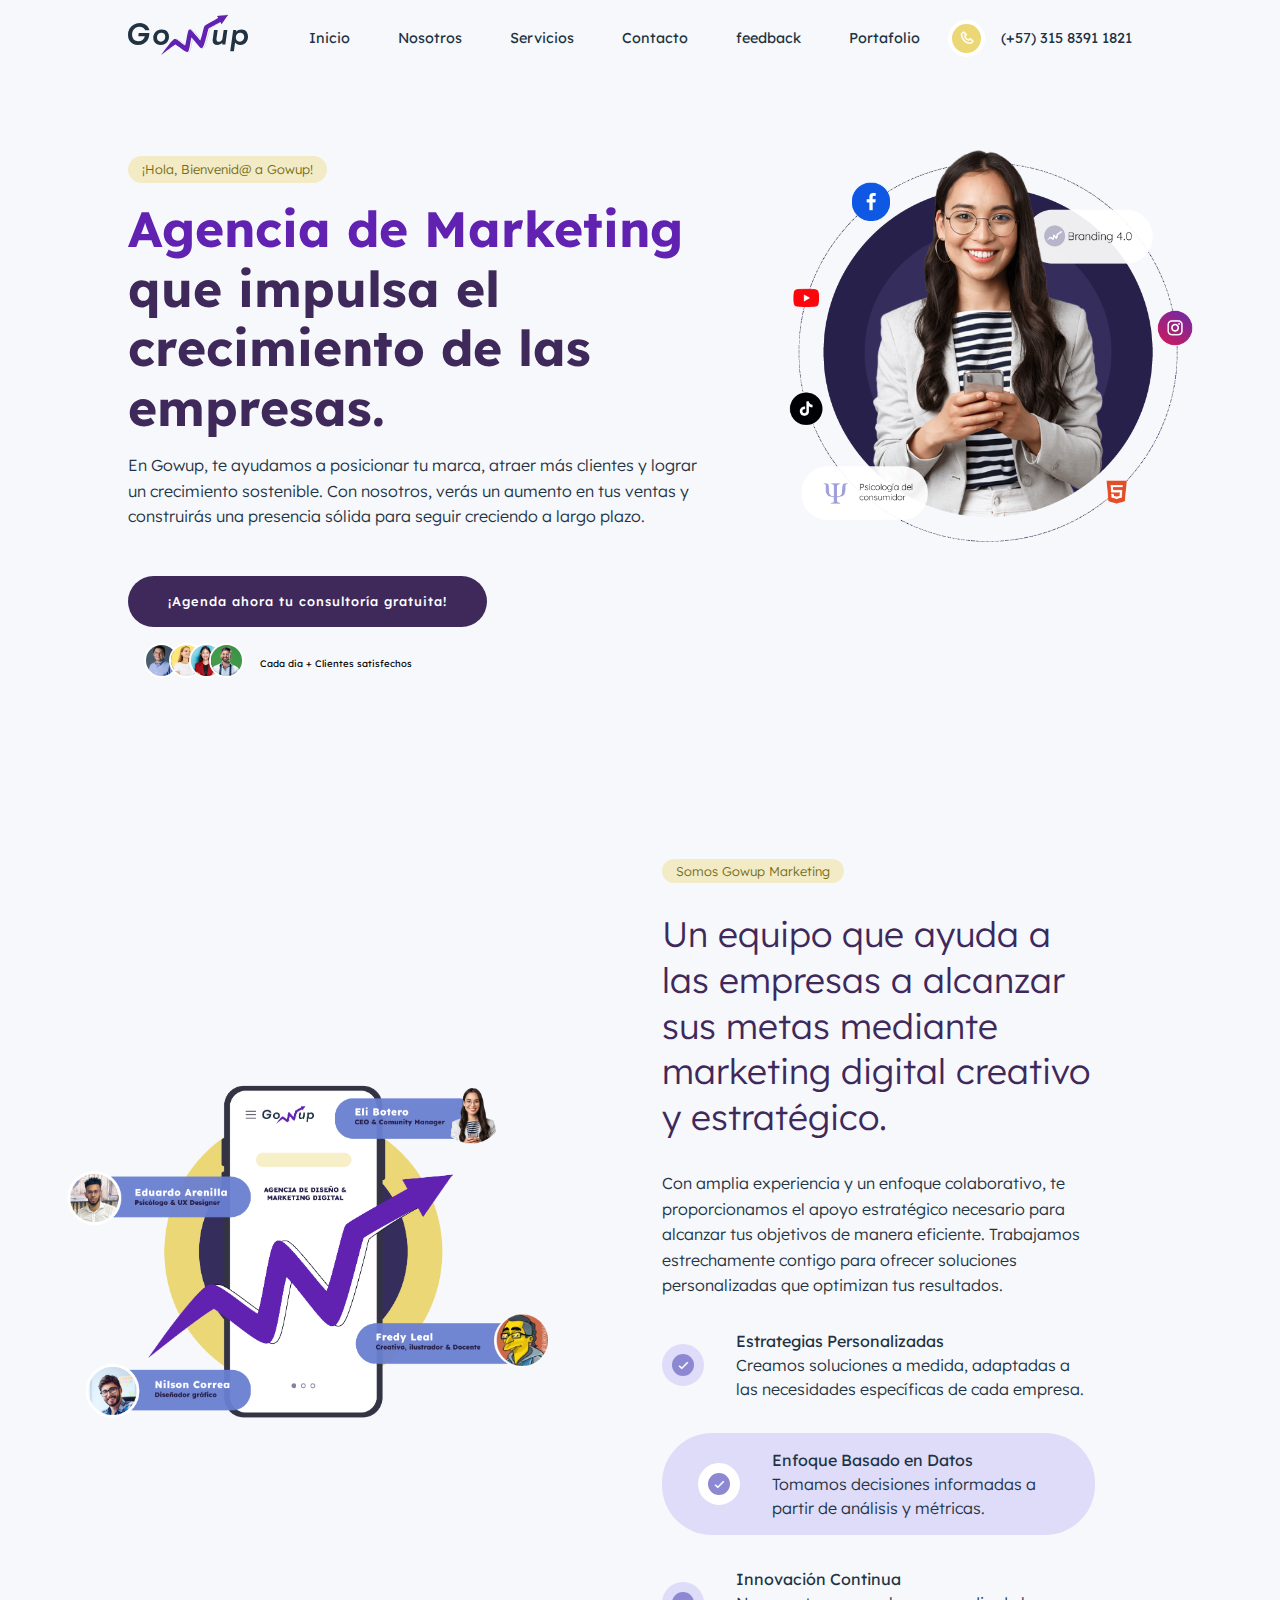
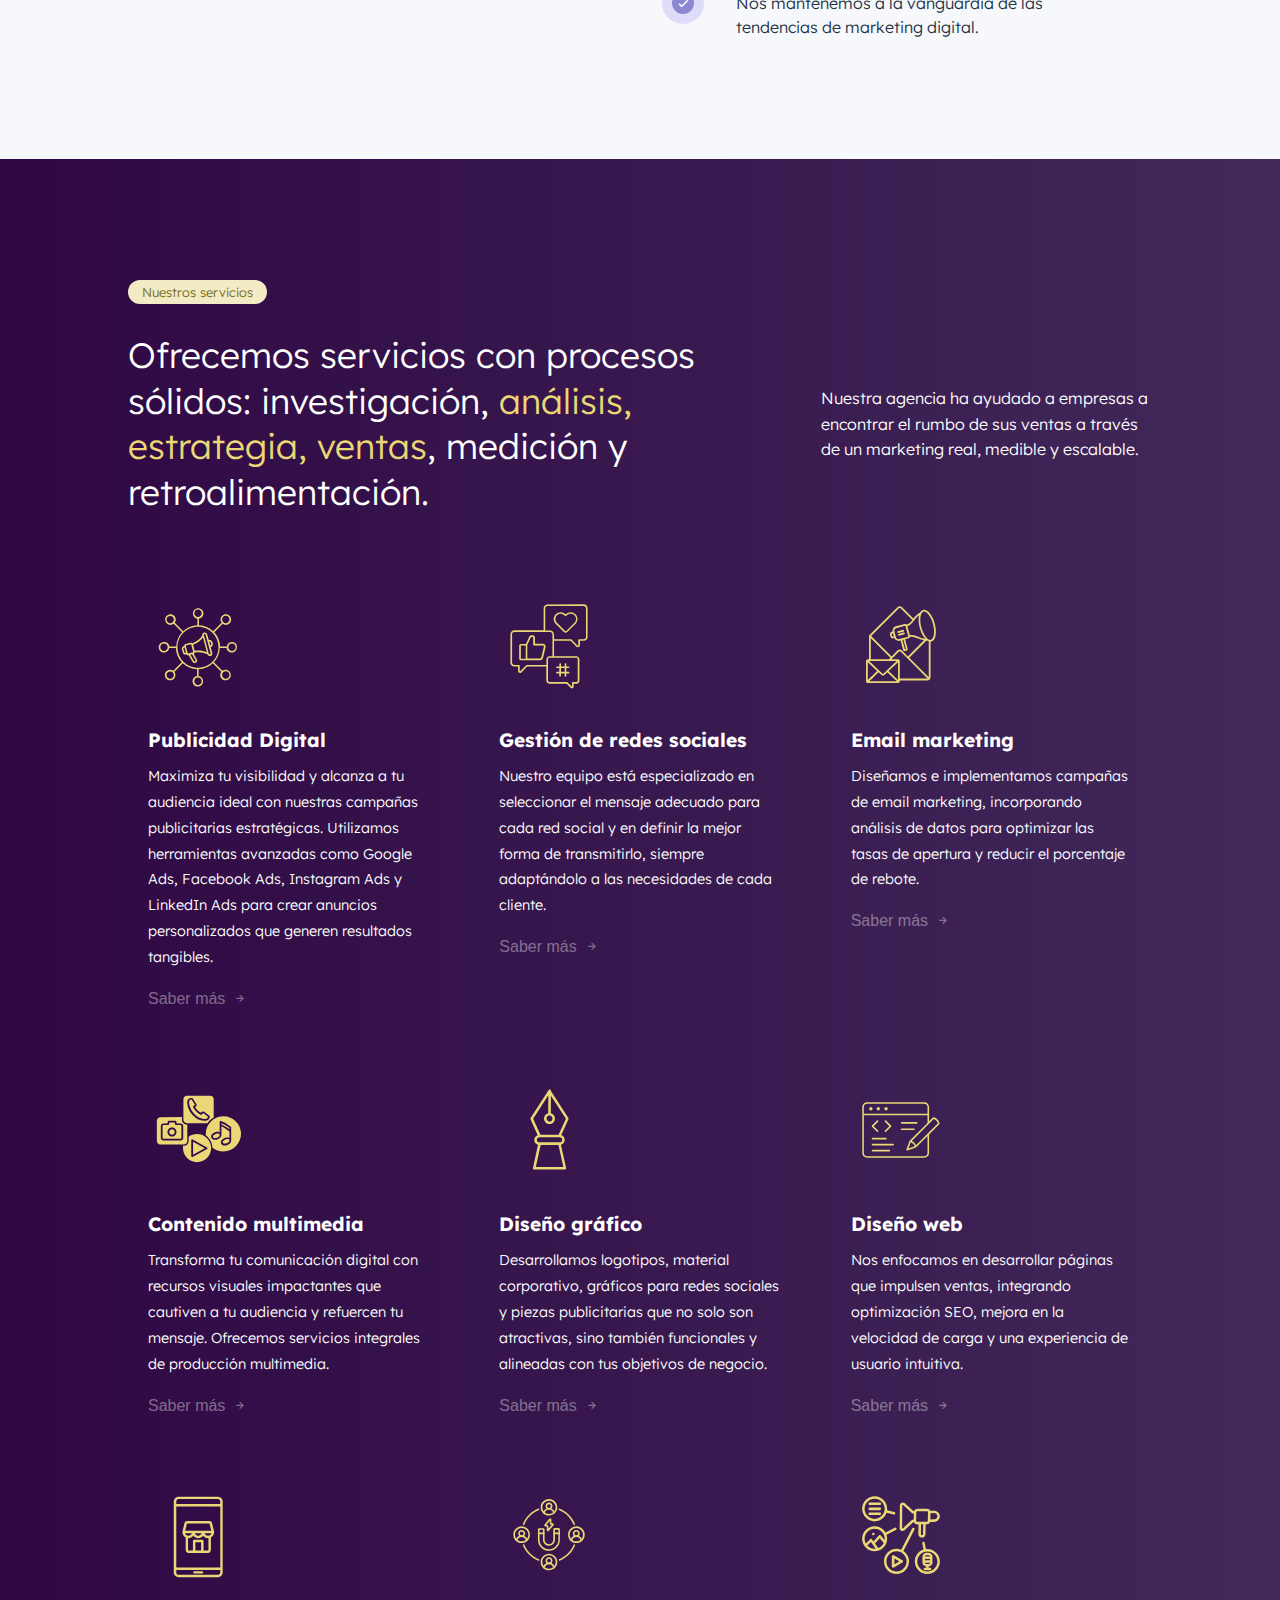
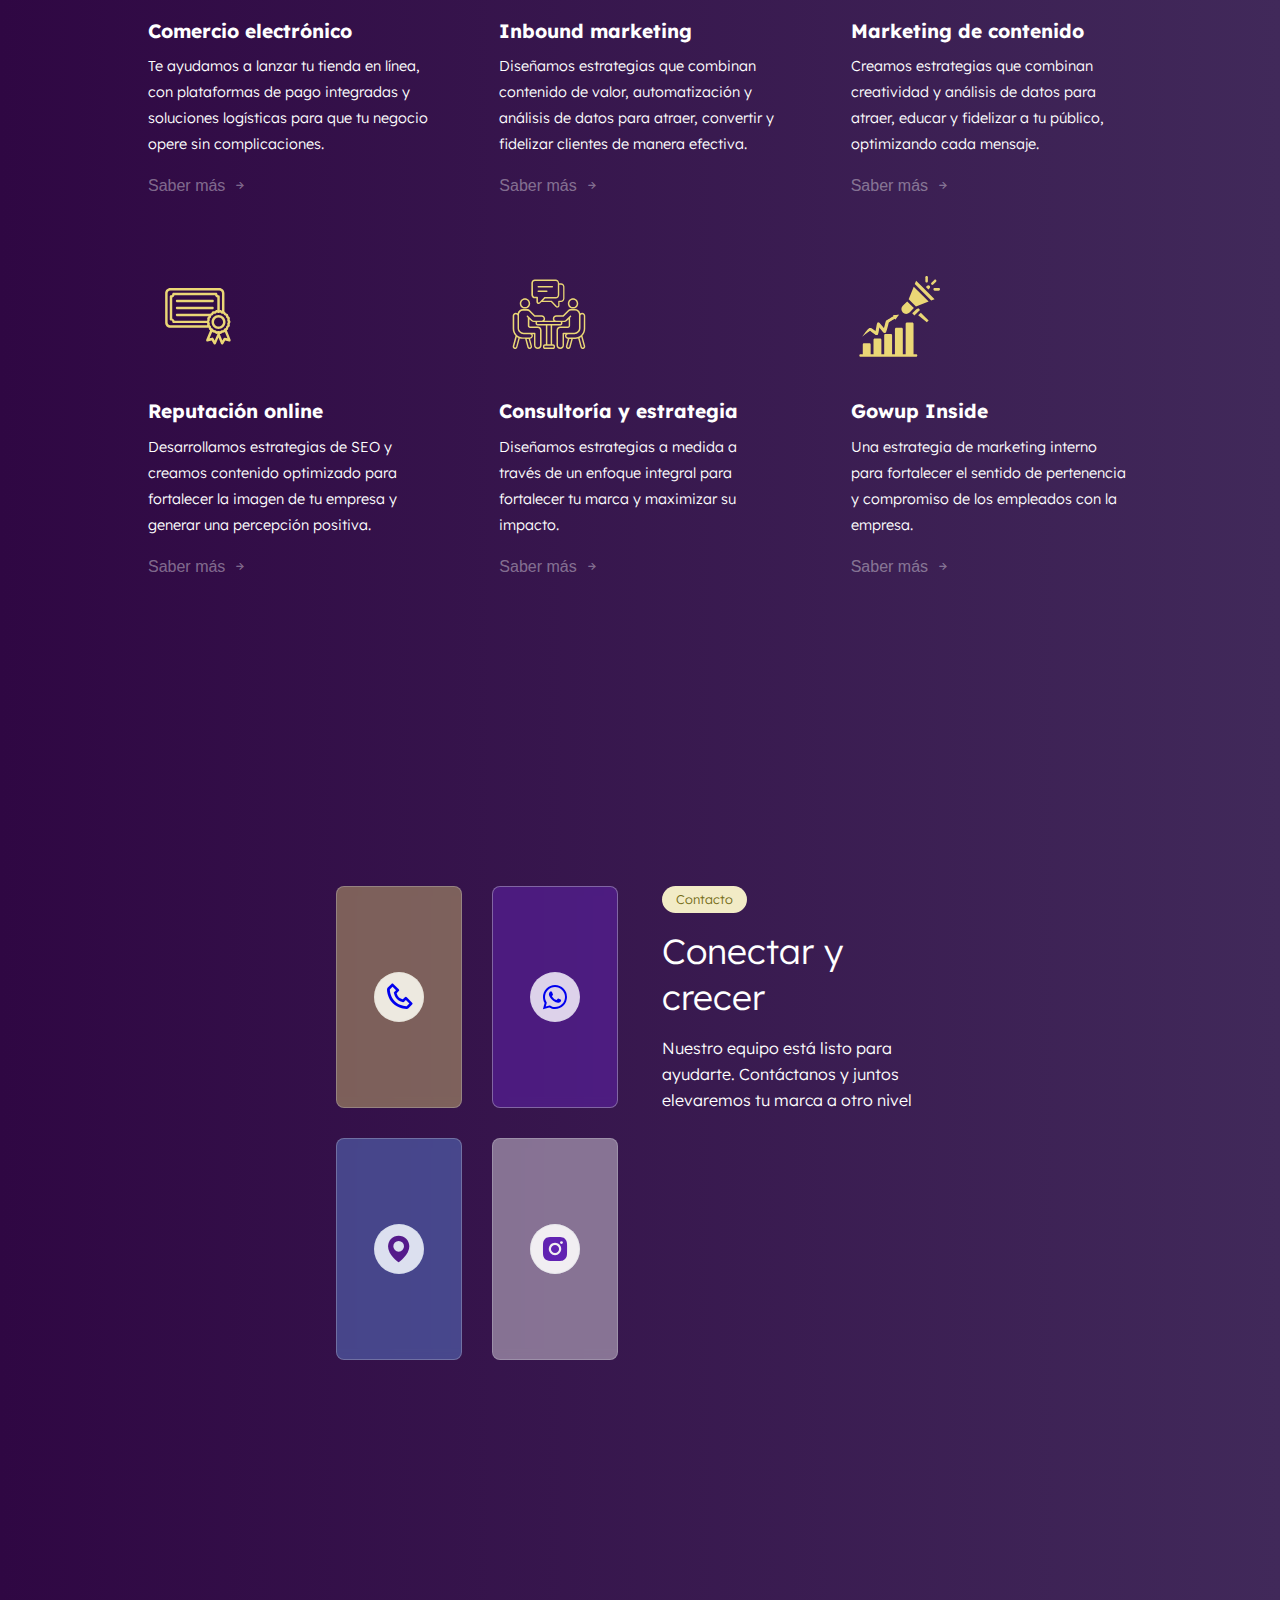
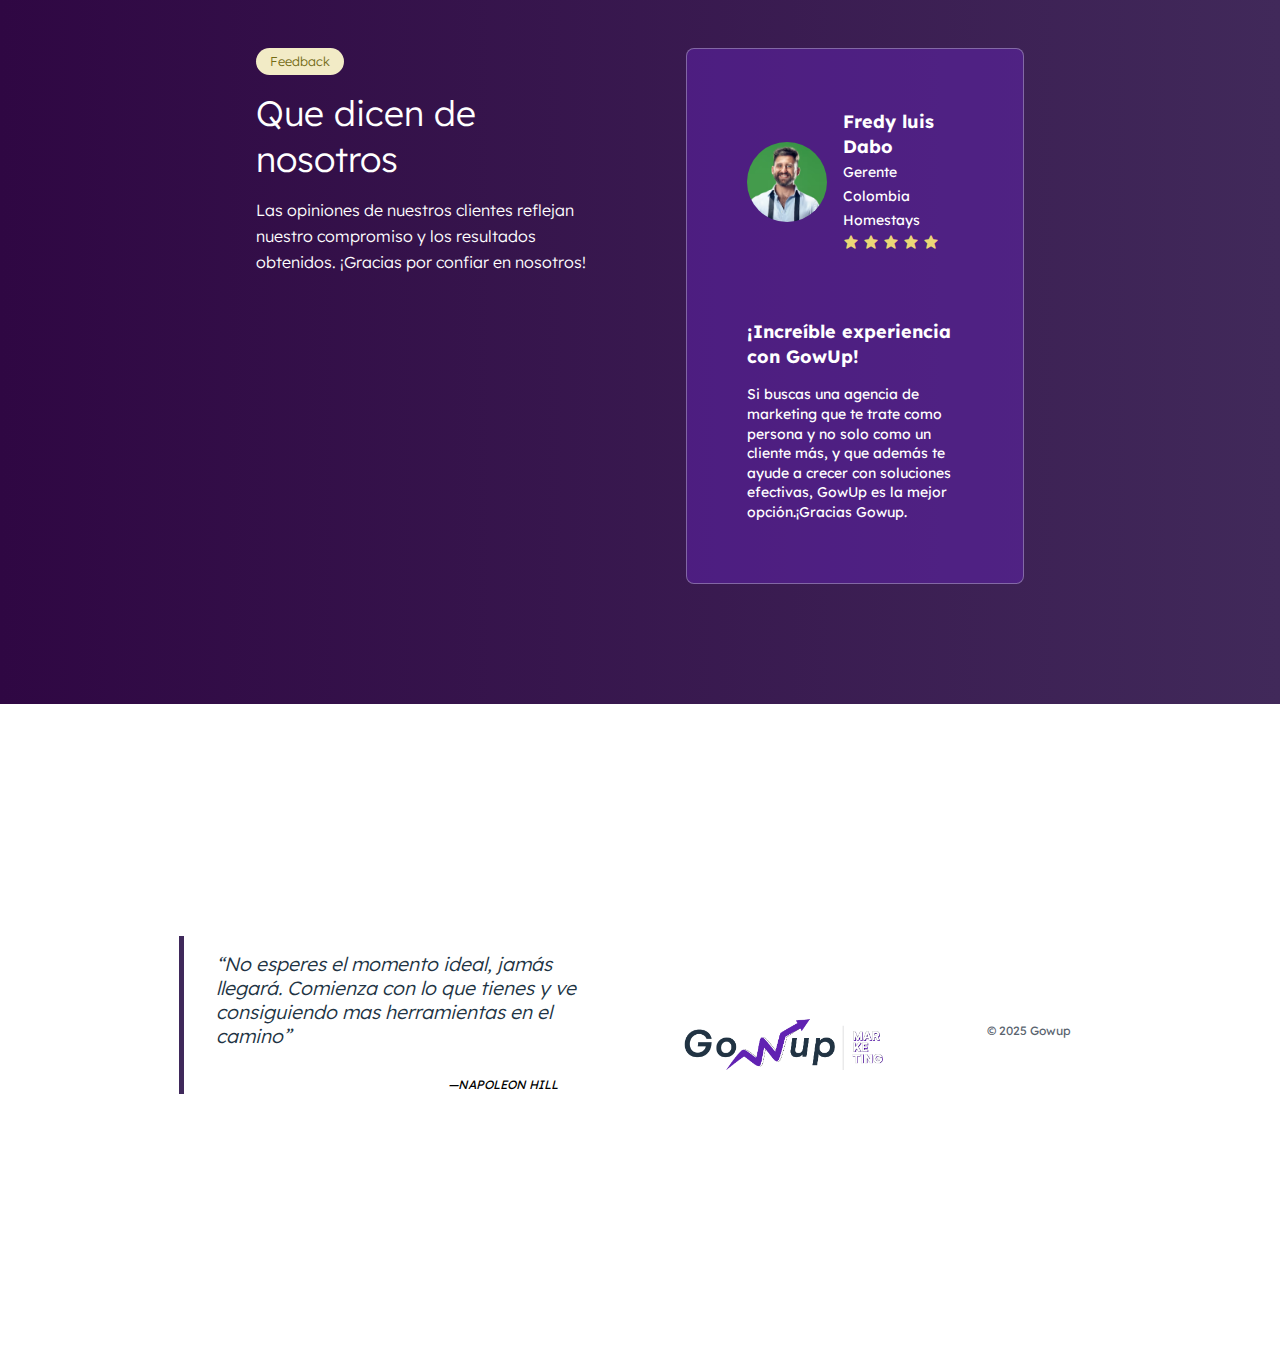
<file: index.html>
<!DOCTYPE html>
<html lang="es">
    <head>
        <meta charset="UTF-8">
        <meta name="viewport" content="width=device-width, initial-scale=1.0">
        
        <title>Gowup Marketing</title>
    
        <meta name="viewport" content="width=device-width, initial-scale=1, maximum-scale=1">
        <meta name="author" content="Gowup Marketing, info@gowupmarketing.co, gowupmarketing.co" />
        <meta name="keywords" content="gowupmarketing , gowup, marketing, marketing digital, ads, psicomarketing" />
        <meta name="description" content="Ayudamos a impulsar el crecimiento de tu empresa a través del marketing y la psicología" />
        <meta http-equiv="cache-control" content="no-cache">
        <meta http-equiv="expires" content="0">
    
        <!-- Favicons -->
        <link rel="shortcut icon" href="images/favicon.png">
        <link rel="apple-touch-icon" href="images/apple-touch-icon.png">
        <link rel="apple-touch-icon" sizes="72x72" href="images/apple-touch-icon-72x72.png">
        <link rel="apple-touch-icon" sizes="114x114" href="images/apple-touch-icon-114x114.png">
    
        <link rel="stylesheet" href="css/structure.css">
        <link rel="stylesheet" href="css/system.css">
        <link rel="stylesheet" href="css/styles.css">
        <link rel="stylesheet" href="css/menu.css">
        <link rel="stylesheet" href="css/panel.css">
        <link rel="stylesheet" href="css/mq.css">
        <link rel="stylesheet" href="css/pfm.css">
        <link rel="manifest" href="manifest.json">
    
        <!--    Google fonts    -->
        <link rel="preconnect" href="https://fonts.googleapis.com">
        <link rel="preconnect" href="https://fonts.gstatic.com" crossorigin>
        <link href="https://fonts.googleapis.com/css2?family=Lexend:wght@100..900&display=swap" rel="stylesheet">
        
       
        <!-- Bocicons   -->
        <link href='https://unpkg.com/boxicons@2.1.4/css/boxicons.min.css' rel='stylesheet'>
    
        <!-- Open Graph / Facebook -->
    
        <meta property="og:title" content="Gowup Marketing">
        <meta property="og:image" content="https://gowupmarketing.co/images/og-image.jpg">
        <meta property="og:description" content="Ayudamos a impulsar el crecimiento de tu empresa a través del marketing y la psicología">
        <meta name="image:alt" property="og:image:alt" content="Gowup Marketing"><meta name="image:width" property="og:image:width" content="1280">
        <meta name="image:height" property="og:image:height" content="720">
        <meta name="image:type" property="og:image:type" content="image/jpg">
        <meta name="image:secure_url" property="og:image:secure_url" content="https://gowupmarketing.co/images/og-image.jpg">
        <meta name="locale" property="og:locale" content="es_PE">
        <meta name="locale:alternate" property="og:locale:alternate" content="es_BO">
        <meta name="site_name" property="og:site_name" content="Gowup Marketing">
    
        <!--Meta Abs-->
        <meta name="facebook-domain-verification" content="k1gqn8llqu06eedbyogmsrqvss0mot" />
        <!-- Meta Pixel Code -->
        <script>
        !function(f,b,e,v,n,t,s)
        {if(f.fbq)return;n=f.fbq=function(){n.callMethod?
        n.callMethod.apply(n,arguments):n.queue.push(arguments)};
        if(!f._fbq)f._fbq=n;n.push=n;n.loaded=!0;n.version='2.0';
        n.queue=[];t=b.createElement(e);t.async=!0;
        t.src=v;s=b.getElementsByTagName(e)[0];
        s.parentNode.insertBefore(t,s)}(window, document,'script',
        'https://connect.facebook.net/en_US/fbevents.js');
        fbq('init', '1215351046192164');
        fbq('track', 'PageView');
        </script>
        <noscript><img height="1" width="1" style="display:none"
        src="https://www.facebook.com/tr?id=1215351046192164&ev=PageView&noscript=1"/></noscript>
        <!-- End Meta Pixel Code -->
    
    
    </head>

<body>
    
    <header class="header section-off">
        <div class="div-phone">
            <a class="header-phone" href="tel:+573158391821"><i class='bx bxs-phone-call'></i>+57 315 839 1821</a>
        </div>
        
        <div class="div-line-logo">
            <i class='bx bx-menu menu-toggle' id="menu-toggle"></i><img src="images/logo-gowup.svg" alt="" class="logo"> 
            <small class="color-dark txt-panel">Panel de servicios 
            <i class='bx bx-right-arrow-alt blink'></i></small> 
            <a class="panel-menu" href="#services"><i class='bx bxs-grid' ></i></a>
            
        </div>

         <!-- Botón para abrir/cerrar el menú -->
        

  <!-- Menú de opciones -->
  <nav id="menu" class="menu">
    <!-- Botón de cerrar -->
    <button class="close-btn" onclick="closeMenu()">×</button>
    <ul>
      <li><a href="#" onclick="closeMenu()">Inicio</a></li>
      <li><a href="#about" onclick="closeMenu()">Nosotros</a></li>
      <li><a href="#services" onclick="closeMenu()">Servicios</a></li>
      <li><a href="#contact" onclick="closeMenu()">contacto</a></li>
      <li><a href="#feedback" onclick="closeMenu()">feedback</a></li>
      <li><a href="#portfolio" onclick="closeMenu()">Portafolio</a></li>
    </ul>
  </nav>
        
        <nav class="header-menu ">
            <ul class="ul-menu">
                <li class=""><a href="#">Inicio</a></li>
                <li><a href="#about">Nosotros</a></li>
                <li><a href="#services">Servicios</a></li>
                <li><a href="#contact">Contacto</a></li>
                <li><a href="#feedback">feedback</a> </li>
                <li><a href="#portfolio">Portafolio</a></li-->
              </ul>
        </nav>
        <a href="" class="header-cta"><i class='bx bx-phone header-ws' ></i> (+57) 315 8391 1821</a>
        
        

    </header>
    <main>
        <div class="container">
            <div class="row hero section-off" id="hero">
                <div class="left hero-left">
                    <!--h3> <span>Aumenta tus ventas con estrategias personalizadas.</span></h3-->
                    <div>
                        <!--button class="cta-button">
                            <i class='bx bx-play' ></i>
                          </button--> 
                    </div>
                    <span class="span-hero">
                        ¡Hola, Bienvenid@ a Gowup!
                    </span>
                    <h1><span>Agencia de Marketing </span> que impulsa el crecimiento de las empresas.</h1>
                    
                    <p class="color-dark">En Gowup, te ayudamos a posicionar tu marca, atraer más clientes y lograr un crecimiento sostenible. Con nosotros, verás un aumento en tus ventas y construirás una presencia sólida para seguir creciendo a largo plazo. </p>
                        <a href="https://wa.me/573158391821?text=Hola,%20me%20gustar%C3%ADa%20agendar%20una%20consultor%C3%ADa%20gratis" target="_blank" class="btn-primary btn-button cta-hero">¡Agenda ahora tu consultoría gratuita! </a>
                    <div class="hero-reel">
                        
                        <div class="all-clients-hero">
                               
                            <div class="clients-hero">
                                <img class="user" src="images/user-1.png" alt="">
                                <img class="user" src="images/user-2.png" alt="">
                                <img class="user" src="images/user-3.png" alt="">
                                <img class="user" src="images/user-4.png" alt="">
                            </div>
                            <div><span> Cada dia + Clientes satisfechos</span></div>
                        </div>      
                    </div>   
                </div>
                <div class="right">
                    <img class="hero-img" src="images/marketin-digital.png" alt="marketing"> 
                </div>
            </div>
            <section class="about" id="about">
                    <div class="left">
                        <img src="images/marketing.png" alt="">
                    </div>
                    <div class="right">
                        <span class="span-hero">
                            Somos Gowup Marketing
                        </span>
                        <h2><span>
                            Un equipo que ayuda a las empresas a alcanzar sus metas mediante marketing digital creativo y estratégico.
                        </span></h2>
                        <p class="color-dark">Con amplia experiencia y un enfoque colaborativo, te proporcionamos el apoyo estratégico necesario para alcanzar tus objetivos de manera eficiente. Trabajamos estrechamente contigo para ofrecer soluciones personalizadas que optimizan tus resultados. </p>
                        <div class="about-list">
                            <i class='bx bx-check' ></i>
                            <div class="check-txt">
                                <span class="check-title">Estrategias Personalizadas</span>
                                <span class="check-p">Creamos soluciones a medida, adaptadas a las necesidades específicas de cada empresa.</span>
                            </div>
                        </div>
                        <div class="about-list-2">
                            <i class='bx bx-check' ></i>
                            <div class="check-txt">
                                <span class="check-title">Enfoque Basado en Datos</span>
                                <span class="check-p">Tomamos decisiones informadas a partir de análisis y métricas.</span>
                            </div> 
                        </div>
                        <div class="about-list">
                            <i class='bx bx-check' ></i>
                            <div class="check-txt">
                                <span class="check-title">Innovación Continua</span>
                                <span class="check-p">Nos mantenemos a la vanguardia de las tendencias de marketing digital.</span>
                            </div> 
                        </div>
                        
                    </div>
            </section>
            <section class="services dark" id="services">
                <a class="cerrar-panel ocultar" href="#"><i class='bx bx-x'></i></a>
                <span class="span-hero">
                    Nuestros servicios
                </span>
                <div class="tittle">
                    <div>
                        <h2 class="white"><span>
                            Ofrecemos servicios con procesos sólidos: investigación, <span class="yellow">análisis, estrategia, ventas</span>, medición y retroalimentación.
                        </span></h2>
                    </div>
                    <div>
                        <p>Nuestra agencia ha ayudado a empresas a encontrar el rumbo de sus ventas a través de un marketing real, medible y escalable.</p>
                        
                    </div>
                    
                </div>
                <div class="services-container">
                    <!-- Publicidad Digital -->
                    <a class="service-card" href="#">
                        <img src="images/icons/publicidad-digital.svg" alt="Publicidad Digital">
                        <h3>Publicidad Digital</h3>
                        <p>Maximiza tu visibilidad y alcanza a tu audiencia ideal con nuestras campañas publicitarias estratégicas. Utilizamos herramientas avanzadas como Google Ads, Facebook Ads, Instagram Ads y LinkedIn Ads para crear anuncios personalizados que generen resultados tangibles.</p>
                        <button><span>Saber más</span><i class='bx bx-right-arrow-alt'></i></button>
                    </a>
            
                    <!-- Gestión de Redes Sociales -->
                    <a class="service-card" href="#">
                        <img src="images/icons/social-media.svg" alt="Gestión de Redes Sociales">
                        <h3>Gestión de redes sociales</h3>
                        <p>Nuestro equipo está especializado en seleccionar el mensaje adecuado para cada red social y en definir la mejor forma de transmitirlo, siempre adaptándolo a las necesidades de cada cliente.</p>
                        <button><span>Saber más</span><i class='bx bx-right-arrow-alt'></i></button>
                    </a>
            
                    <!-- Email Marketing -->
                    <a class="service-card" href="#">
                        <img src="images/icons/email-marketing.svg" alt="Email Marketing">
                        <h3>Email marketing</h3>
                        <p>Diseñamos e implementamos campañas de email marketing, incorporando análisis de datos para optimizar las tasas de apertura y reducir el porcentaje de rebote.</p>
                        <button><span>Saber más</span><i class='bx bx-right-arrow-alt'></i></button>
                    </a>
            
                    <!-- Contenido Multimedia -->
                    <a class="service-card" href="#">
                        <img src="images/icons/multimedia.svg" alt="Contenido Multimedia">
                        <h3>Contenido multimedia</h3>
                        <p>Transforma tu comunicación digital con recursos visuales impactantes que cautiven a tu audiencia y refuercen tu mensaje. Ofrecemos servicios integrales de producción multimedia.</p>
                        <button><span>Saber más</span><i class='bx bx-right-arrow-alt'></i></button>
                    </a>
            
                    <!-- Diseño Gráfico -->
                    <a class="service-card" href="#">
                        <img src="images/icons/design.svg" alt="Diseño Gráfico">
                        <h3>Diseño gráfico</h3>
                        <p>Desarrollamos logotipos, material corporativo, gráficos para redes sociales y piezas publicitarias que no solo son atractivas, sino también funcionales y alineadas con tus objetivos de negocio.</p>
                        <button><span>Saber más</span><i class='bx bx-right-arrow-alt'></i></button>
                    </a>
            
                    <!-- Diseño Web -->
                    <a class="service-card" href="#">
                        <img src="images/icons/web-design.svg" alt="Diseño Web">
                        <h3>Diseño web</h3>
                        <p>Nos enfocamos en desarrollar páginas que impulsen ventas, integrando optimización SEO, mejora en la velocidad de carga y una experiencia de usuario intuitiva.</p>
                        <button><span>Saber más</span><i class='bx bx-right-arrow-alt'></i></button>
                    </a>
            
                    <!-- Ecommerce -->
                    <a class="service-card" href="#">
                        <img src="images/icons/ecommerce.svg" alt="Comercio electrónico">
                        <h3>Comercio electrónico</h3>
                        <p>Te ayudamos a lanzar tu tienda en línea, con plataformas de pago integradas y soluciones logísticas para que tu negocio opere sin complicaciones.</p>
                        <button><span>Saber más</span><i class='bx bx-right-arrow-alt'></i></button>
                    </a>
            
                    <!-- Inbound Marketing -->
                    <a class="service-card" href="#">
                        <img src="images/icons/inbound-marketing.svg" alt="Inbound Marketing">
                        <h3>Inbound marketing</h3>
                        <p>Diseñamos estrategias que combinan contenido de valor, automatización y análisis de datos para atraer, convertir y fidelizar clientes de manera efectiva.</p>
                        <button><span>Saber más</span><i class='bx bx-right-arrow-alt'></i></button>
                    </a>
            
                    <!-- Marketing de Contenido -->
                    <a class="service-card" href="#">
                        <img src="images/icons/content-marketing.svg" alt="Marketing de contenido">
                        <h3>Marketing de contenido</h3>
                        <p>Creamos estrategias que combinan creatividad y análisis de datos para atraer, educar y fidelizar a tu público, optimizando cada mensaje.</p>
                        <button><span>Saber más</span><i class='bx bx-right-arrow-alt'></i></button>
                    </a>
            
                    <!-- Reputación Online -->
                    <a class="service-card" href="#">
                        <img src="images/icons/certificate.svg" alt="Reputación online">
                        <h3>Reputación online</h3>
                        <p>Desarrollamos estrategias de SEO y creamos contenido optimizado para fortalecer la imagen de tu empresa y generar una percepción positiva.</p>
                        <button><span>Saber más</span><i class='bx bx-right-arrow-alt'></i></button>
                    </a>
            
                    <!-- Consultoría y Estrategia -->
                    <a class="service-card" href="#">
                        <img src="images/icons/consulting.svg" alt="Consultoría y estrategia">
                        <h3>Consultoría y estrategia</h3>
                        <p>Diseñamos estrategias a medida a través de un enfoque integral para fortalecer tu marca y maximizar su impacto.</p>
                        <button><span>Saber más</span><i class='bx bx-right-arrow-alt'></i></button>
                    </a>
            
                    <!-- Gowup Inside -->
                    <a class="service-card" href="#">
                        <img src="images/icons/marketing-growth.svg" alt="Gowup Inside">
                        <h3>Gowup Inside</h3>
                        <p>Una estrategia de marketing interno para fortalecer el sentido de pertenencia y compromiso de los empleados con la empresa.</p>
                        <button><span>Saber más</span><i class='bx bx-right-arrow-alt'></i></button>
                    </a>
                </div>
            </section>
            <section class="contact dark section-off" id="contact">
                <div class="left left-contact">
                    <a href="tel:+573158391821" target="_blank">
                        <i class='bx bx-phone'></i>   
                    </a>
                    
                    <a href="https://wa.me/573158391821">
                        <i class='bx bxl-whatsapp'target="_blank" ></i>
                    </a>
                    
                    <a href="">
                        <i class='bx bxs-map' ></i>
                    </a>
                    
                    <a href="https://www.instagram.com/gowupmarketing.co/ "target="_blank">
                        <i class='bx bxl-instagram-alt' style="color: #6122B2;" ></i>
                    </a>
                    
                </div>
                <div class="right">
                    <div class="tittle-left">
                        <span class="span-hero">
                            Contacto
                        </span>
                        <h2><span>
                            Conectar y crecer
                        </span></h2>
                        <p>Nuestro equipo está listo para ayudarte. Contáctanos y juntos elevaremos tu marca a otro nivel</p>
                    </div>
                </div>
            </section>
            <section class="feedback dark" id="feedback">
                    <div class="left">
                        <div class="tittle-left">
                            <span class="span-hero">
                                Feedback
                            </span>
                            <h2><span>
                                Que dicen de nosotros
                            </span></h2>
                            <p>Las opiniones de nuestros clientes reflejan nuestro compromiso y los resultados obtenidos. ¡Gracias por confiar en nosotros!</p>
                        </div>
                    </div>
                    <div class="right">
                        <div class="comentarios">
                             <div class="comentarios-up">
                                <img src="images/user-4.png" alt="">
                                <div class="comentario-name-user">
                                    <h4>Fredy luis Dabo</h4>
                                    <small>Gerente Colombia Homestays</small>
                                    <div class="star">
                                        <i class='bx bxs-star'></i>
                                        <i class='bx bxs-star'></i>
                                        <i class='bx bxs-star'></i>
                                        <i class='bx bxs-star'></i>
                                        <i class='bx bxs-star'></i>
                                    </div>
                                </div>    
                             </div>
                             <div class="comentarios-down">
                                <h4>¡Increíble experiencia con GowUp!</h4>
                                <small>
                                    Si buscas una agencia de marketing que te trate como persona y no solo como un cliente más, y que además te ayude a crecer con soluciones efectivas, GowUp es la mejor opción.¡Gracias Gowup.
                                </small>
                             </div>
                        </div>
                    </div>
            </section>


            <!--div class="row bento" id="portfolio">
                <div class="item-1">
                    <div class="tittle-center">
                        <span class="span-hero">
                            Portafolio
                        </span>
                        <h2><span>
                        Proyectos de exito
                        </span></h2>
                        <p class="color-dark">Desde branding, hasta aplicaciones web, puedes dar un vistazo a algunos de nuestros proyectos de exito</p>
                    </div>
                </div>
                <div class="item-2">item-2</div>
                <div class="item-3">item-3</div>
                <div class="item-4">item-4</div>
                <div class="item-5">item-5</div>
                <div class="item-6">item-6</div>
                <div class="item-7">item-7</div>
                <div class="item-8">item-8</div>
                <div class="item-9">item-9</div>
                <div class="item-10"></div>
            </div-->
           
            <!--a href="" class="btn-primary btn-button btn-shorck">solicitar asesoría <i class='bx bx-right-arrow-alt'></i></a-->
  
    </main>
    <footer class="footer section-off">
        <div class="left"> 
            <blockquote>
                <p class="color-dark"> <q>No esperes el momento ideal, jamás llegará. Comienza con lo que tienes y ve consiguiendo mas herramientas en el camino</q></p>

            </blockquote>  
            <cite>—Napoleon Hill</cite>
        </div>
        <div class="center">
            <img class="logo-footer" src="images/logo-footer.png" alt="">
        </div>
        <div class="right">
           
            © 2025 Gowup
        </div>

    </footer>
<!--    Javascript  -->    
<script src="js/app.js"></script> 
</body>
</html>
</file>
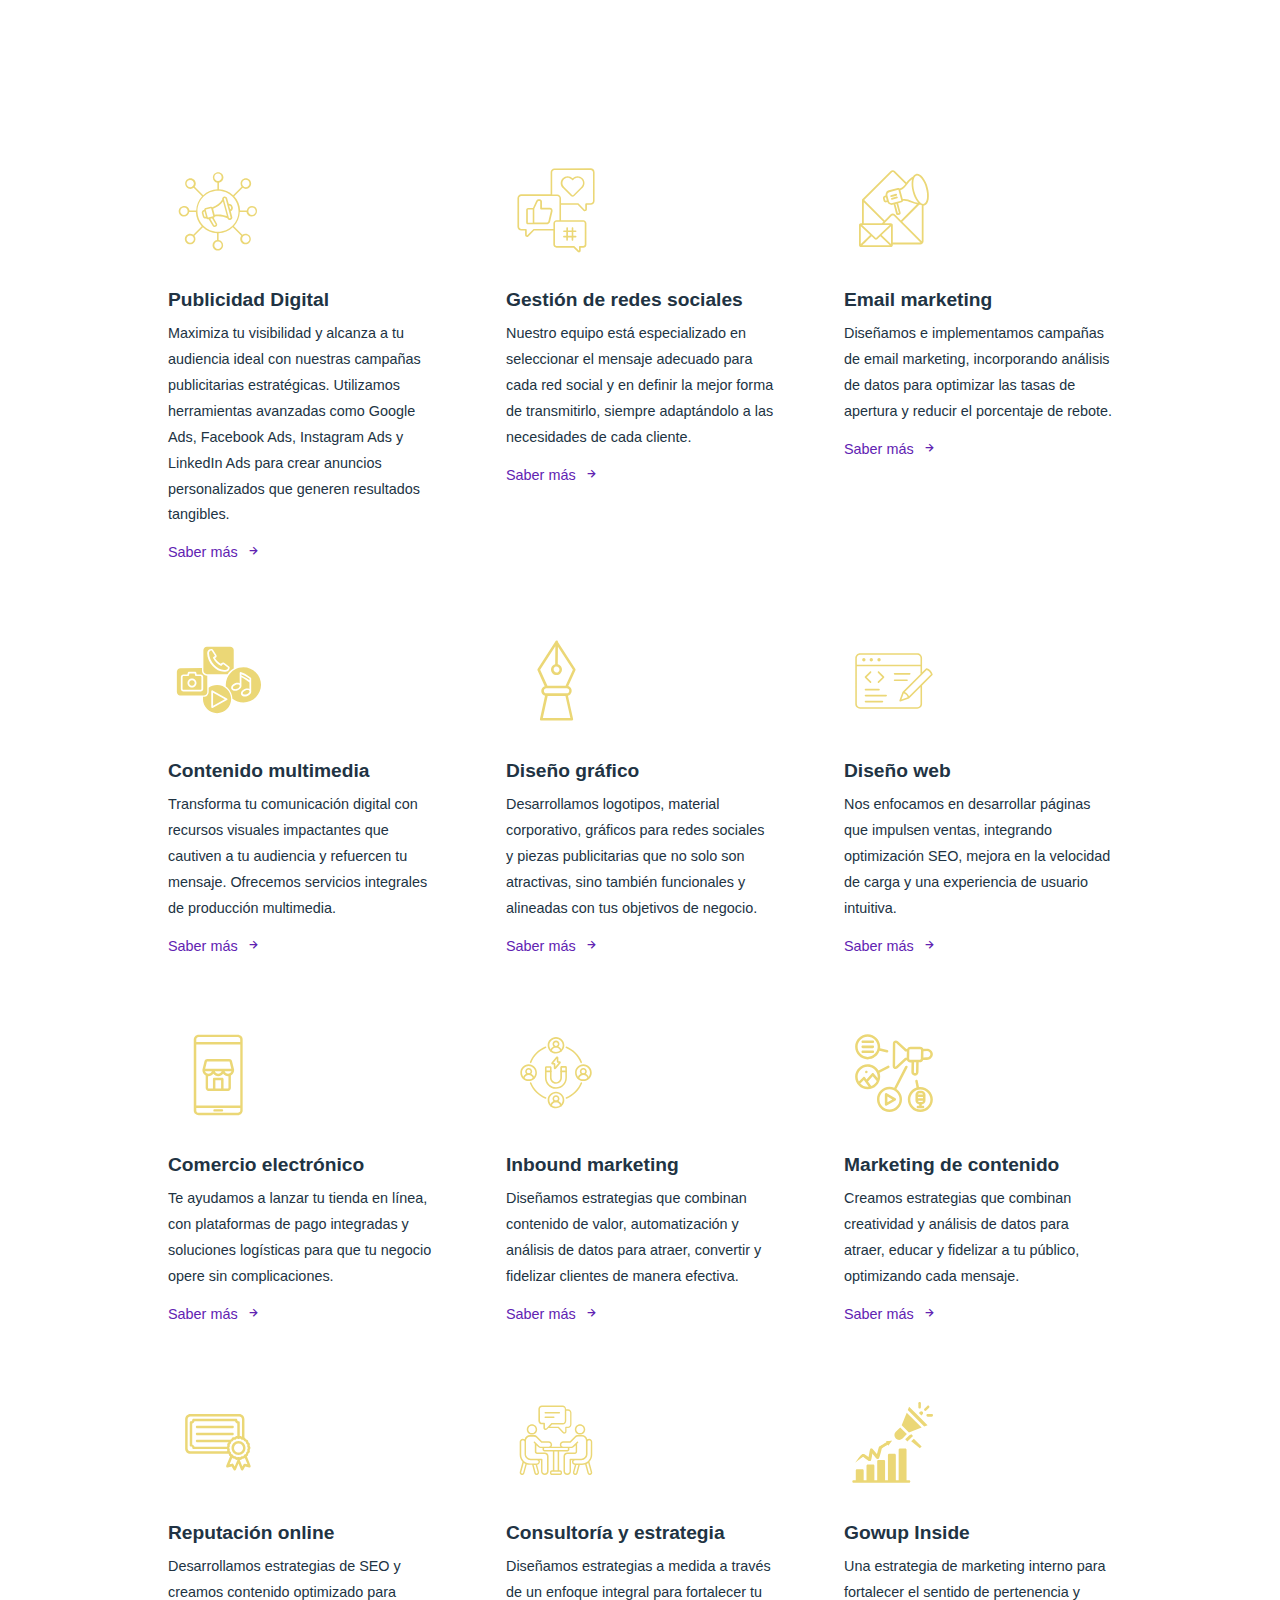
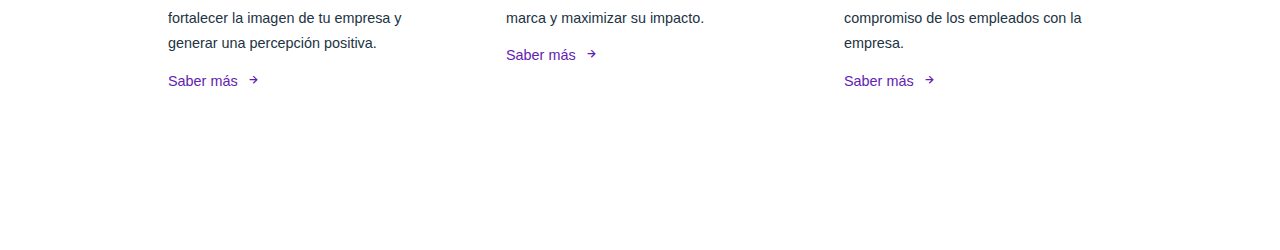
<file: pruebas.html>
<!DOCTYPE html>
<html lang="es">
<head>
    <meta charset="UTF-8">
    <meta name="viewport" content="width=device-width, initial-scale=1.0">
    <title>Servicios - Gowup</title>
    <link href="https://cdn.jsdelivr.net/npm/boxicons@2.1.2/css/boxicons.min.css" rel="stylesheet">
    <style>
        /* Reset de estilos */
        * {
            margin: 0;
            padding: 0;
            box-sizing: border-box;
        }

        body {
            font-family: 'Arial', sans-serif;
            padding: 7.5rem 10%;
        }

        .services-container {
            display: grid;
            gap: 30px; /* Aumentar el gap entre las tarjetas */
            grid-template-columns: 1fr; /* Por defecto en móvil */
            padding: 20px;
        }

        /* Estilo general para cada card */
        .service-card {
            overflow: hidden;
            transition: transform 0.3s ease;
            text-align: center;
            cursor: pointer;
            padding: 1.25rem;
            text-decoration: none;
            border: none;
        }

        .service-card:hover {
            transform: translateY(-8px);
        }

        .service-card img {
            width: 100px; /* Iconos más grandes */
            height: 100px;
            margin-bottom: 15px;
            transition: transform 0.3s ease;
        }

        .service-card img:hover {
            transform: scale(1.1);
        }

        .service-card h3 {
            margin: 10px 0;
            font-size: 1.2rem;
            color: #213343;
            font-weight: bold;
        }

        .service-card p {
            color: #213343;
            font-size: 1rem;
            line-height: 1.8;
            margin-bottom: 15px;
        }

        .service-card button {
            display: inline-block;
            background: transparent; /* Sin fondo */
            border: none; /* Sin borde */
            box-shadow: none; /* Sin sombra */
            color: #6122B2;
            text-decoration: none;
            font-size: 0.9rem;
            cursor: pointer;
            transition: color 0.3s ease, border-color 0.3s ease;
        }

        .service-card button:hover {
            color: #fff;
            background-color: #007bff;
            border-color: #0056b3;
        }

        /* Animación de la flecha al hacer hover */
        .service-card button .bx {
            margin-left: 8px;
            transition: transform 0.3s ease;
        }

        .service-card button:hover .bx {
            transform: translateX(5px);
        }

        /* Layout para dispositivos móviles */
        @media (max-width: 350px) {
            .services-container {
                grid-template-columns: 1fr;
            }

            .service-card p,
            .service-card button {
                display: none; /* Solo icono y título */
            }
        }

        /* Layout para dispositivos entre 350px y 600px */
        @media (min-width: 350px) and (max-width: 600px) {
            .services-container {
                grid-template-columns: 1fr 1fr;
            }
            .service-card p,
            .service-card button {
                display: none; /* Solo icono y título */
            }

           
        }

        /* Layout para dispositivos entre 600px y 1500px */
        @media (min-width: 600px) and (max-width: 1650px) {
            .services-container {
                grid-template-columns: 1fr 1fr 1fr;
            }

            .service-card {
                text-align: left;
            }
            .service-card p {
                display: block;
                font-size: 0.9rem;
            }

            .service-card button {
                display: inline-block;
            }
        }

        /* Layout para dispositivos mayores de 1500px */
        @media (min-width: 1651px) {
            .services-container {
                grid-template-columns: repeat(4, 1fr);
            }

            .service-card h3 {
                font-size: 1.2rem;
                margin-bottom: 10px;
            }

            .service-card p {
                font-size: 1rem;
                margin-bottom: 15px;
            }

            .service-card button {
                font-size: 1rem;
                padding: 10px 20px;
            }
        }

    </style>
</head>
<body>

    <div class="services-container">
        <!-- Publicidad Digital -->
        <a class="service-card" href="#">
            <img src="images/icons/publicidad-digital.svg" alt="Publicidad Digital">
            <h3>Publicidad Digital</h3>
            <p>Maximiza tu visibilidad y alcanza a tu audiencia ideal con nuestras campañas publicitarias estratégicas. Utilizamos herramientas avanzadas como Google Ads, Facebook Ads, Instagram Ads y LinkedIn Ads para crear anuncios personalizados que generen resultados tangibles.</p>
            <button><span>Saber más</span><i class='bx bx-right-arrow-alt'></i></button>
        </a>

        <!-- Gestión de Redes Sociales -->
        <a class="service-card" href="#">
            <img src="images/icons/social-media.svg" alt="Gestión de Redes Sociales">
            <h3>Gestión de redes sociales</h3>
            <p>Nuestro equipo está especializado en seleccionar el mensaje adecuado para cada red social y en definir la mejor forma de transmitirlo, siempre adaptándolo a las necesidades de cada cliente.</p>
            <button><span>Saber más</span><i class='bx bx-right-arrow-alt'></i></button>
        </a>

        <!-- Email Marketing -->
        <a class="service-card" href="#">
            <img src="images/icons/email-marketing.svg" alt="Email Marketing">
            <h3>Email marketing</h3>
            <p>Diseñamos e implementamos campañas de email marketing, incorporando análisis de datos para optimizar las tasas de apertura y reducir el porcentaje de rebote.</p>
            <button><span>Saber más</span><i class='bx bx-right-arrow-alt'></i></button>
        </a>

        <!-- Contenido Multimedia -->
        <a class="service-card" href="#">
            <img src="images/icons/multimedia.svg" alt="Contenido Multimedia">
            <h3>Contenido multimedia</h3>
            <p>Transforma tu comunicación digital con recursos visuales impactantes que cautiven a tu audiencia y refuercen tu mensaje. Ofrecemos servicios integrales de producción multimedia.</p>
            <button><span>Saber más</span><i class='bx bx-right-arrow-alt'></i></button>
        </a>

        <!-- Diseño Gráfico -->
        <a class="service-card" href="#">
            <img src="images/icons/design.svg" alt="Diseño Gráfico">
            <h3>Diseño gráfico</h3>
            <p>Desarrollamos logotipos, material corporativo, gráficos para redes sociales y piezas publicitarias que no solo son atractivas, sino también funcionales y alineadas con tus objetivos de negocio.</p>
            <button><span>Saber más</span><i class='bx bx-right-arrow-alt'></i></button>
        </a>

        <!-- Diseño Web -->
        <a class="service-card" href="#">
            <img src="images/icons/web-design.svg" alt="Diseño Web">
            <h3>Diseño web</h3>
            <p>Nos enfocamos en desarrollar páginas que impulsen ventas, integrando optimización SEO, mejora en la velocidad de carga y una experiencia de usuario intuitiva.</p>
            <button><span>Saber más</span><i class='bx bx-right-arrow-alt'></i></button>
        </a>

        <!-- Ecommerce -->
        <a class="service-card" href="#">
            <img src="images/icons/ecommerce.svg" alt="Comercio electrónico">
            <h3>Comercio electrónico</h3>
            <p>Te ayudamos a lanzar tu tienda en línea, con plataformas de pago integradas y soluciones logísticas para que tu negocio opere sin complicaciones.</p>
            <button><span>Saber más</span><i class='bx bx-right-arrow-alt'></i></button>
        </a>

        <!-- Inbound Marketing -->
        <a class="service-card" href="#">
            <img src="images/icons/inbound-marketing.svg" alt="Inbound Marketing">
            <h3>Inbound marketing</h3>
            <p>Diseñamos estrategias que combinan contenido de valor, automatización y análisis de datos para atraer, convertir y fidelizar clientes de manera efectiva.</p>
            <button><span>Saber más</span><i class='bx bx-right-arrow-alt'></i></button>
        </a>

        <!-- Marketing de Contenido -->
        <a class="service-card" href="#">
            <img src="images/icons/content-marketing.svg" alt="Marketing de contenido">
            <h3>Marketing de contenido</h3>
            <p>Creamos estrategias que combinan creatividad y análisis de datos para atraer, educar y fidelizar a tu público, optimizando cada mensaje.</p>
            <button><span>Saber más</span><i class='bx bx-right-arrow-alt'></i></button>
        </a>

        <!-- Reputación Online -->
        <a class="service-card" href="#">
            <img src="images/icons/certificate.svg" alt="Reputación online">
            <h3>Reputación online</h3>
            <p>Desarrollamos estrategias de SEO y creamos contenido optimizado para fortalecer la imagen de tu empresa y generar una percepción positiva.</p>
            <button><span>Saber más</span><i class='bx bx-right-arrow-alt'></i></button>
        </a>

        <!-- Consultoría y Estrategia -->
        <a class="service-card" href="#">
            <img src="images/icons/consulting.svg" alt="Consultoría y estrategia">
            <h3>Consultoría y estrategia</h3>
            <p>Diseñamos estrategias a medida a través de un enfoque integral para fortalecer tu marca y maximizar su impacto.</p>
            <button><span>Saber más</span><i class='bx bx-right-arrow-alt'></i></button>
        </a>

        <!-- Gowup Inside -->
        <a class="service-card" href="#">
            <img src="images/icons/marketing-growth.svg" alt="Gowup Inside">
            <h3>Gowup Inside</h3>
            <p>Una estrategia de marketing interno para fortalecer el sentido de pertenencia y compromiso de los empleados con la empresa.</p>
            <button><span>Saber más</span><i class='bx bx-right-arrow-alt'></i></button>
        </a>
    </div>

</body>
</html>
</file>
<file: css/structure.css>
*{
    margin: 0;
    padding: 0;
    box-sizing: border-box;
}
html{
    scroll-behavior: smooth;
}
body{
    font-size: 100%;
}
.container{
    display:grid;
}

header{
    display: grid;
    grid-template-columns: 20% 55% 25%;
    grid-template-rows: auto;
    position:fixed;
    top:0;
    left: 0;
    z-index: 1;
}

nav{
    display: flex;
    justify-content: center;
}


.hero
{
    display: grid;
    grid-template-columns: 60% 40%;
    gap: 2.75rem;
    height: auto;
}

.about,
.feedback,
.contact
{
    display: grid;
    grid-template-columns: repeat(2, 1fr);
    gap: 2.75rem;
    height: auto;
    padding: 7.5rem 0;
}

.bento{
    display: grid;
    grid-template-columns: repeat(4, 1fr);
    grid-template-rows: repeat(10, auto);
    padding: 7.5rem 14%;
    gap: 1.2rem;
    width: auto;
    height: auto;
}

.bento div{
    border-radius: 0.425rem;
    place-content: center;
    
}

.bento .item-1{
    grid-column: 1/5;
    grid-row: 1/2;
}
.bento .item-2{
    grid-column: 1/2;
    grid-row: 2/6;
}
.bento .item-3{
    grid-column: 1/2;
    grid-row: 6/10;
}
.bento .item-4{
    grid-column: 2/4;
    grid-row: 2/5;
}
.bento .item-5{
    grid-column: 2/3;
    grid-row: 5/8;
}
.bento .item-6{
    grid-column: 2/3;
    grid-row: 8/10;
}
.bento .item-7{
    grid-column: 4/5;
    grid-row: 2/8;
}
.bento .item-8{
    grid-column: 3/4;
    grid-row: 5/8;
}
.bento .item-9{
    grid-column: 3/5;
    grid-row: 8/10;

}

.bento .item-10{
    grid-column: 1/5;
    grid-row: 10/11;

}



.contact{
    padding: 10.5rem 20%;
    display: grid;
    height: 90vh;

}

.left-contact{
    display:grid;
    grid-template-columns: repeat(2, 1fr);
    gap:1.875rem;
    padding-left: 5rem;
}

.left-contact div{
    background-color: white;
}

.feedback{
    padding: 7.5rem 20%;
    display: grid;
    gap:5.75rem;
    grid-template-columns: repeat(2, 1fr);
}
.footer{
    display: grid;
    grid-template-columns:  3fr 2fr 1fr;
    padding: 14.5rem 14%;
    gap: 1.875rem;
}
</file>
<file: css/system.css>
:root{
    --color-primary: #3f295b;
    --color-secundary: #ebd776;
    --bg-secundary: #f1f6fe;
    --color-tertiary: #213343; 
}
main{
  position: relative;
}
body{
    font-family: "Lexend", serif;
    font-optical-sizing: auto;
    font-style: normal;
    font-size: 100%;
}

a{
    text-decoration: none;
}

h1 {
    font-size: 2.8rem;
    line-height: 3.2rem;
    color: #3f295b;
  }

h2{
    font-size: 2.2rem;
    line-height: 2.55rem;
    color: #3f295b;
}

p{  
    font-size:1rem;
    line-height: 1.6rem;
    font-weight: 300;
    margin-bottom: 30px;
    color: var(--color-tertiary);
}

  h1 span{

    font-weight: 400;
  }
  h2 span{
    font-weight: 300;
  }

/*btn***************************/

.btn-primary{
    background-color: var(--color-primary);
    color: #fff;
    font-size: .8rem;
    font-weight: 500;
    letter-spacing: 1px;
    padding: 16px 40px;
    border-radius: 80px; 
}


.btn-button{
    display:flex;
    align-items: center;
    justify-content: center;
    gap:0.625rem;
}

.btn-button i{
    font-size: 1.2rem;
}


.cta-button {
    width: 50px;
    height: 50px;
    border: 4px solid transparent;
    border-radius: 50%;
    background: rgba(255, 255, 255, 0.6);
    color: #3f295b;
    
    font-weight: bold;
    text-align: center;
    line-height: 3.25rem;
    cursor: pointer;
    position: relative;
    animation: pulse-border 3s infinite;
    display: flex;
    justify-content: center;
    align-items: center;
  }

  .cta-button i {
    font-size: 1.5rem;
  }

  .cta-button:hover {
    background: #4a198e;
    color: #fff;
  }

  .cta-text {
    font-size: 18px;
    color: #333;
    font-weight: bold;
  }

  @keyframes pulse-border {
    0% {
      box-shadow: 0 0 0 0 rgba(97, 34, 178, 0.5);
    }
    50% {
      box-shadow: 0 0 0 15px rgba(97, 34, 178, 0);
    }
    100% {
      box-shadow: 0 0 0 0 rgba(97, 34, 178, 0);
    }
  }
</file>
<file: css/styles.css>
/*app*/
.mostrar{
    display: inline-block !important;
}
.ocultar{
    display: none !important;
}

body {
    background-color: #f6f8fb;
}


/*typograpy*/
h1 {
    font-size: 3.1rem; /* 24px */
    line-height: 1.2; /* 31.2px */
    color: var(--color-primary);
  }

  h1 span{
    color: #6122B2;
    font-weight: 700;
  }
  
  /* H2 */
  h2 {
    font-size: 2.2rem; /* 24px */
    line-height: 1.3; /* 31.2px */
    
  }
  
  /* H3 */
  h3 {
    font-size: 1.25rem; /* 20px */
    line-height: 1.4; /* 28px */
  }

  h3 span{
    color: #6122B2;
  }
  
  /* H4 */
  h4 {
    font-size: 1.125rem; /* 18px */
    line-height: 1.4; /* 25.2px */
  }
  
  /* H5 */
  h5 {
    font-size: 1rem; /* 16px */
    line-height: 1.5; /* 24px */
  }
  
  /* H6 */
  h6 {
    font-size: 0.875rem; /* 14px */
    line-height: 1.5; /* 21px */
  }
  
  /* Body text */
  body {
    font-size: 1rem; /* 16px */
    line-height: 1.5; /* 24px */
  }
  p{
    color: var(--color-tertiary);
  }

  /* Small text */
  small {
    font-size: 0.875rem; /* 14px */
    line-height: 1.4; /* 19.6px */
  }

.active{
    display: none;
}
.header{
    width: 100%;
    padding: 0 10%;
    background-color: #f6f8fb;
    align-items: center;
    font-size: .9rem;
}
header ul{
    display: flex;
    align-items: center;
    gap:0.5rem;
    list-style: none;


}
.menu-toggle{
    display: none !important;
}
.panel-menu{
    display: none !important;
}
.equis{
    display: none;
}
.div-phone{
    display: none;
}
.btn-menu{
    display: none !important;
    cursor: pointer;
}
.txt-panel{
    display: none;
}
.service-panel{
        display: none !important;
    }
header a{
    text-decoration: none;
    padding:  1.25rem;
    transition: all .5s ease;
    color: var(--color-tertiary);
}

.header-cta {
    display: flex;
    align-items: center;
    gap:1rem;
    justify-content: end;

}
.header-phone{
    display: none;
}
.header-ws {
    color: #fff;
    background-color: Var(--color-secundary);
    border-radius: 50%;
    border: solid 4px #fff ;
    font-size: 1rem;
    padding: .4rem;
}

.logo {
    width: 120px;
    height: 48px;
  }
/*hero***************************************/
.hero{
    margin-top: 80px;
    padding: 3.75rem 10%;
    
}

.hero .left{
    width: 95%;
    display: flex;
    flex-direction: column;
    justify-content: center;
    align-items: flex-start;
    gap: 1rem;
}

.hero img{
    max-width: 100%;
    
}
.span-hero{
    padding: 4px 14px;
    color: rgb(116, 107, 21);
    background-color: #F2EBC6;
    font-weight: 300;
    border-radius: 20px;
    font-size: .8rem;
    max-width: 200px;
    
  }


.hero-reel{
    display: flex;
    justify-content: space-around;
    width: auto;
    gap: 2rem;
    padding: 0 1rem;
}

.user{
    width: 35px;
    height: 35px;
    border-radius: 50%;
    border: solid 2px #fff;
}

.user:nth-child(2){
    margin-left: -10px;
}
.user:nth-child(3){
    margin-left: -15px;
}
.user:nth-child(4){
    margin-left: -15px;
}
.all-clients-hero{
display: flex;
justify-content: space-between;
align-items: center;
gap:1rem
}
.clients-hero{
    display: flex;
    align-items: center;
    height: 100%;

}
.all-clients-hero span{
    font-size: .6rem;
}

/*about***************************************/

.about .left {
    display: flex;
    align-items: center;
    justify-content: center;
}
.about .left img{
    width: 80%;

}

.about .right{
    padding-right: 30%;
}

.about .right h2{
    margin: 30px 0;
}

.about-list{
    display: flex;
    align-items: center;
    justify-content: flex-start;
    gap: 2rem;
}

.about-list i{
    color:#fff;
    padding: .2rem;
    background-color: #8c88d2;
    border: solid 10px #dedcf9;
    border-radius: 50%;
}

.about-list span{
    display: block;
    color: var(--color-tertiary);
}
.check-p{
    font-weight: 300;
}

.about-list-2{
    display: inline-flex;
    gap: 2rem;
    background-color:#dedcf9;
    padding: 0.938rem 2.25rem;
    border-radius: 50px;
    margin: 2rem 0;
    flex:none;

}
.about-list-2 i{
    color:#fff;
    padding: .2rem;
    background-color: #8c88d2;
    border: solid 10px #fff;
    border-radius: 50%;
    align-self: center;
}
.about-list-2 span{
    display: block;
    color: var(--color-tertiary);
}

/*services***************************************/
/*card*/


.dark{
    background-color: var(--color-primary);
    background: #41295a;  /* fallback for old browsers */
    background: -webkit-linear-gradient(to right, #2F0743, #41295a);  /* Chrome 10-25, Safari 5.1-6 */
    background: linear-gradient(to right, #2F0743, #41295a); /* W3C, IE 10+/ Edge, Firefox 16+, Chrome 26+, Opera 12+, Safari 7+ */
}

.tittle-center{
    max-width: 50%; 
    flex-direction: column;
    display: flex;
    justify-content: center;
    align-items: center;
    text-align: center;
    gap: 1rem;
    margin: 0 auto;
    color: white;

}

.tittle-center .white{
    color: white;
}
.color-dark{
    color:var(--color-tertiary) !important;
}
.yellow{
    color:var(--color-secundary) !important;
}
.tittle-left{
    max-width: 100%; 
    display: flex;
    flex-direction: column;
    justify-content: flex-start;
    align-items: flex-start;
    text-align: left;
    gap: 1rem;


}

.tittle-left p{
    color: #fff;
}
.tittle-left h2{
    color: #fff;
}



.btn.shorck{
    display: inline-block;
}

.h5-card {
    font-size: 1rem;
    line-height: 1.6rem;
    padding-bottom: .5rem;
    color: #fff;
}
.p-card {
    font-size: .8rem;
    line-height: 1rem;
    margin-bottom: 0;
    color: #fff
}



/*bento**********************************/
.bento div{
    /*background: rgba(255, 255, 255, .3);
    -webkit-backdrop-filter: blur(5px);
    backdrop-filter: blur(5px);
    /*border: 1.5px solid rgba(209, 213, 219, 0.3);*/

}

.bento .item-1 .tittle-center{
    color: var(--color-tertiary) !important;

}


/*contact***************************************/
.left-contact a{
    border-radius: .5rem;
}
.left-contact a {
    display: flex;
    flex-direction: column;
    align-items: center;
    justify-content: center;
    border-radius: .5rem;
    background: rgba(255, 255, 255, .3);
    -webkit-backdrop-filter: blur(5px);
    backdrop-filter: blur(5px);
    border: 1.5px solid rgba(209, 213, 219, 0.3);
    padding: 2rem;    
}


.left-contact a:hover{
    background-color: #2F0743;
    
}
.left-contact a:nth-child(1){
    background-color: rgb(235 215 118 /.4);
}

.left-contact a:nth-child(2){
    background-color: rgb(97 34 178 /.5);
    border: 1.5px solid rgba(209, 213, 219, .4);
}
.left-contact a:nth-child(3){
    background-color: rgb(100 149 237/.4);
}
.left-contact a:nth-child(4){
    background-color: rgb(255 255 255/.4);
}

.left-contact a i{
    font-size: 2rem;
    border-radius: 50%;
    padding: .5rem;background: rgba(255, 255, 255, .8);
    -webkit-backdrop-filter: blur(5px);
    backdrop-filter: blur(5px);
    border: 1.5px solid rgba(209, 213, 219, 0.3);

}

.contact .right{
    padding-right: 5rem;
}
 
.left-contact div:nth-child(1) i{
    color:burlywood;
}
.left-contact div:nth-child(2) i{
    color: #2F0743;
}
.left-contact div:nth-child(3) i{
    color: #6495ed;
}

/*feeback*************************************/

.comentarios{
    background-color: rgb(97 34 178 /.5);
    border: 1px solid rgba(209, 213, 219, .4);
    border-radius: .5rem;
    padding: 1.75rem;
}
.comentarios-up{
    display:flex;
    align-items: center;
    justify-content: center;
    gap: 1rem;
    padding: 2rem;
}
.comentarios-up img{
    width: 80px;
    height: 80px;
    border-radius: 50%;
}

.star{
    color: var(--color-secundary)
}

.comentarios h4,p, small{
    color: white;
}

.comentarios-down{
    display:grid;
    gap: 1rem;
    padding: 2rem;
}
/*footer*************************************/
.footer{
    background-color: #fff;
}
.logo-footer{
    width: 200px;
    display: block;
    margin-bottom: 3.5rem;
}

.footer .center{
    display: flex;
    align-items: end; 
    justify-content: center;
}

.footer .left{
    display: flex;
    flex-direction: column;
}
.footer .right{
display: flex;
justify-content: center;
align-items: center;
color: #59636e;
font-size: 0.75rem;
}

blockquote {
    font-style: italic;
    padding: 0 2rem;
    border-left: solid 5px var(--color-primary);
    padding: 1rem;
    padding-left: 2rem;
}

blockquote p{
    font-size: 1.2rem;
    line-height: 1.5rem;
    color: var(--color-primary)!important
}

cite{
    padding: 2rem;
    text-align: right;
    font-size: .75rem;
    text-transform: uppercase;
    margin-top: -50px;
    margin-right: 20px;
}
</file>
<file: css/menu.css>
/* Botón de hamburguesa */
.menu-toggle {
   
    background: transparent;
    border: none;

    cursor: pointer;
    transition: transform 0.3s ease;
    width: 20px;
    font-size: 20px;
  }

  .menu-toggle:hover {
    transform: scale(1.1);
  }

 

  /* Menú de opciones */
  .menu {
    position: fixed;
    top: 0;
    left: 0;
    width: 100%;
    height: 100vh;
    background: #5B00BF; /* Color de fondo del menú */
    display: flex;
    justify-content: center;
    align-items: center;
    opacity: 0;
    visibility: hidden;
    transition: opacity 0.3s ease, visibility 0.3s ease;
  }

  .menu ul {
    list-style: none;
    padding: 0;
    margin: 0;
    display: flex;
    text-align: center;
    flex-direction: column;
    gap: .4rem;
  }

  .menu ul li {

    transform: scale(0.8);
    opacity: 0;
    transition: transform 0.3s ease, opacity 0.3s ease;
  }

  .menu ul li a {
    color: #fff;
    text-decoration: none;
    font-size: 24px;
    padding: 10px 20px;
    display: inline-block;
    transition: background 0.3s ease, transform 0.3s ease;
    border-radius: 10px;
  }

  /* Animación hover en los enlaces del menú */
  .menu ul li a:hover {
    background: rgba(255, 255, 255, 0.2); /* Fondo semi-transparente */
    transform: translateY(-5px); /* Efecto de elevación */
  }

  /* Botón de cerrar */
  .close-btn {
    position: absolute;
    top: 20px;
    right: 20px;
    background: transparent;
    border: none;
    color: #fff;
    font-size: 24px;
    cursor: pointer;
    transition: transform 0.3s ease;
  }

  .close-btn:hover {
    transform: scale(1.1);
  }

  /* Clase para mostrar el menú */
  .menu.active {
    opacity: 1;
    visibility: visible;
  }

  .menu.active ul li {
    transform: scale(1);
    opacity: 1;
    transition-delay: calc(0.1s * var(--i));
  }
</file>
<file: css/panel.css>
.services{
    padding: 7.5rem 10%;

}

.services .tittle{
    display: grid;
    grid-template-columns: 2fr 1fr;
    margin-bottom: 3.75rem;
    gap: 2rem;
    color:#fff;
}

.services .tittle div{
    margin-top: 30px;
    display: grid;
    gap: 2rem;
}


.services .tittle div:nth-child(2){
    height: 100%;
    display: flex;
    justify-content: center;
    align-items: center;
}
.services h2{

    color:#fff;
    padding-right: 2.75rem;
}

.services-container {
    display: grid;
    gap: 1.875rem; /* Aumentar el gap entre las tarjetas */
    grid-template-columns: 1fr; /* Por defecto en móvil */
}

/* Estilo general para cada card */
.service-card {
    overflow: hidden;
    transition: transform 0.3s ease;
    cursor: pointer;
    padding: 1.25rem;
    text-decoration: none;
    border: none;
    
}

.service-card:hover {
    transform: translateY(-4px);
}

.service-card img {
    width: 100px; /* Iconos más grandes */
    height: 100px;
    margin-bottom: 15px;
    transition: transform 0.3s ease;
}

.service-card img:hover {
    transform: scale(1.1);
}

.service-card h3 {
    margin: 10px 0;
    font-size: 1.2rem;
    color: #fff;
    font-weight: bold;
}

.service-card p {
    color: #fff;
    font-size: 1rem;
    line-height: 1.8;
    margin-bottom: 15px;
}

.service-card button {
    background: transparent; /* Sin fondo */
    border: none; /* Sin borde */
    box-shadow: none; /* Sin sombra */
    color: rgb(255 255 255 /.4);
    text-decoration: none;
    cursor: pointer;
    transition: color 0.3s ease, border-color 0.3s ease;
    display: flex;
    align-items: center;
  
}

.service-card button span {
    font-size: 1rem;
    height: 100%;
    align-items: self-start
    
}

.service-card button:hover {
    color: rgb(255 255 255 /.8);
  
}

/* Animación de la flecha al hacer hover */
.service-card button .bx {
    margin-left: 8px;
    transition: transform 0.3s ease;
}

.service-card button:hover .bx {
    transform: translateX(5px);
  
}

/* Layout para dispositivos móviles */
@media (max-width: 350px) {
    .services-container {
        grid-template-columns: 1fr;
    }

    .services .tittle{
        grid-template-columns:1fr;
    }
    .services h2{
        padding-right:0;
    }
}

/* Layout para dispositivos entre 350px y 600px */
@media (min-width: 350px) and (max-width: 756px) {
    .services-container {
        grid-template-columns: 1fr ;
    }
.service-card{
    border-radius: 1rem;
    border: rgb(255 255 255 /.2) solid 1px;
}
.services .tittle{
    grid-template-columns:1fr;
}
.services h2{
    padding-right:0;
}

}
/* Layout para dispositivos entre 350px y 600px */
@media (min-width: 757px) and (max-width: 1024px) {
    .services-container {
        grid-template-columns: 1fr 1fr;
    }


   
}

/* Layout para dispositivos entre 600px y 1500px */
@media (min-width: 1025px) and (max-width: 1650px) {
    .services-container {
        grid-template-columns: 1fr 1fr 1fr;
    }

    .service-card {
        text-align: left;
    }
    .service-card p {
        display: block;
        font-size: 0.9rem;
    }

    .service-card button {
        display: inline-block;
    }
}

/* Layout para dispositivos mayores de 1500px */
@media (min-width: 1651px) {
    .services-container {
        grid-template-columns: repeat(4, 1fr);
    }

    .service-card h3 {
        font-size: 1.2rem;
        margin-bottom: 10px;
    }

    .service-card p {
        font-size: 1rem;
        margin-bottom: 15px;
    }

    .service-card button {
        font-size: 1rem;
        padding: 10px 20px;
    }
}
</file>
<file: css/mq.css>
/* Estilos generales 
body {
    margin: 0;
    padding: 0;
  }
  
  @media (max-width: 1260px) {
    
    .header{
        padding: 0 4%;
    }
    .hero{
        padding: 3.75rem 4%;    
    }
    .about .right{
        padding-right: 15%;
    }
    .tittle-center{
        max-width: 60%; 
    }
   
    .services{
        padding: 1.875rem 10%;
    }
    .contact{
        padding: 7.5rem 10%;
    
    }
    .feedback{
        padding: 7.5rem 10%;
    }
    .footer{
        padding: 7.5rem 4%;

    }
  }
  /*******************************************************************
  @media (max-width: 1100px) {
    header a{
        padding:  1rem;

    }
    h1 {
        font-size: 2.1rem;
        line-height: 2.8rem;

      }
      header{
        grid-template-columns: 20% 50% 30%;
   
    }
    header a{
        padding:  .8rem;
    }

    .about
    {
    grid-template-columns: 40% 60%;
    }

  }
  /*******************************************************************
  
  @media (max-width: 865px) {
   
 

    
    

    
  }

 /********************************************************************/

  @media (max-width: 768px) {
    body {
        background-color: #f6f8fb;
    }
    .container{
        display:grid;
    }

    h1 {
        font-size: 2.8rem;
        line-height: 3.2rem;
      }
       /* H2 */
  h2 {
    font-size: 2rem; /* 24px */
    line-height: 1.2; /* 31.2px */
    
  }
    .hero,
    .about,
    .feedback,
    .contact
    {
        grid-template-columns: 1fr;
        gap: 0;
        height: auto;
        padding: 0;

    }

    
    /*header*/
    .header-menu{
        display: none;
        border: #6122B2 1px solid;
      }
      header{
        display: grid;
        grid-template-columns: 1fr;
        grid-template-rows: repeat(2, auto);
        position:fixed;
        top:0;
        left: 0;
        z-index: 1;
        background-color: white;
        padding: 0 14%;
    }
    .header-phone{
        width: 100%;
        display: flex;
        gap: 1rem;
        align-items: center;
        justify-content: center;
        background-color: #6122B2;
        color: #fff;
        padding: 1.2rem 0;
    }
    .header{
        padding: 0 ;
    }
  
    .header-cta{
        display: none;
    }

    .header small{
        font-weight: 300;
        display: flex;
        align-items: center;
        justify-content: center;
        gap: .5rem;
        font-size: .6rem;
        color: var(--color-primary);
    }
    .header-menu{
        display: none;
    }
    /*hero*/
    .hero{
        padding: 3.75rem 4% 0 4%; 
        margin-top: 80px;  

    }
    .hero-reel{
        display: flex;
        align-items: center;
        justify-content: space-between;
        gap: 2rem;
    }
    .hero .left{
        width: 100%;
    }
    .hero-img{
        width: 100%;
        padding: 0;
        margin: 0 auto;
    }
    .span-hero{
        padding: 2px 10px;
        color: rgb(116, 107, 21);
        background-color:  #F2EBC6;
        font-weight: 300;
        border-radius: 20px;
        font-size: .8rem;  
      } 
  /*about*/
  .about{
    padding: 8.75rem 4% 1.75rem 4%;
  }
    .about .left img{
        width: 60%;
        margin: 0 auto;
    }
    .about .right{
        padding-right: 0;
    }
    .about .left{
        text-align: center;
       }
        .about .left img{
            width: 100%;
            margin: 1.5rem auto;
        }
        .about .right{
            padding-right: 0;
            grid-row: 1/2;
 
        }
       
        .about .right h2{
            margin: 1.5rem 0;
        }

      
   /*services*/
    .services{
        padding: 8.875rem  4% 0 4% ;

    }
    .services .tittle{
        grid-template-columns:1fr;
        margin-bottom: 1.75rem;
        gap: 0;
        color:#fff;
    }
    
    .services .tittle div{
        margin-top: 30px;
        display: grid;
        gap: 2rem;
    }
    /*contact*/
    .left-contact{
        padding: 0;
    }
    .contact{
        padding: 9.5rem 4% 0 4%;
        grid-template-columns: 1fr;
        grid-template-rows: repeat(2, auto);
    }
        
    .left-contact div{
        padding: rem 1em;   
    }
    
    .contact .right{
        padding-right: 0;
        grid-row: 1/2;
    }
      
    .left-contact div i{
        font-size: 1.5rem;
        padding: .3rem;background: rgba(255, 255, 255, .8);  
    }
    /*feedback*/
    .feedback{
        padding: 9.5rem 4%;
    }
    .comentarios{
       
        padding: 1.4rem;
    }
    .comentarios-up{
        gap: .75rem;
        padding: 1.2rem;
    }
    .comentarios-down{
        gap: .75rem;
        padding: 1.2rem;
    }
    /*footer*/
    .footer{
        padding: 7.5rem 14%;

    }

      
    
    .btn-primary{
        background-color: var(--color-primary);
        color: #fff;
        font-size: .8rem;
        font-weight: 500;
        letter-spacing: .6px;
        padding: 16px 20px;
        border-radius: 80px; 
        text-align: center;
    }

   .menu-toggle{
    display: block !important;
    }
    .panel-menu{
        display: block !important;
    }
   
   
    
    .div-phone{
        display: inline-block !important;
    }
    .btn-menu{
        display: inline-block!important;
    }
    .txt-panel{
        display: inline-flex!important;
        align-items: center;
        justify-content: center;
        gap:.2rem;
    }
    .blink {
        font-size: 1rem !important;;
        animation: blink 1s infinite alternate;
    }

    @keyframes blink {
        0% { opacity: 0;
            padding-right: 0; } /* Invisible */
        100% { opacity: 1;
        padding-right: .2rem; } /* Visible */
        
    }
    
    .div-line-logo{
        display: flex;
        align-items: center;
        justify-content: space-between;
        padding: .4rem 4%;
        border-bottom: solid 1px rgba(182, 181, 183, 0.2);

        
    }
    .logo {
        width: 100px;
        margin-right: auto;
        margin-left: 30px;
 
      }
      .panel-menu{
        display: inline-block!important;
        font-size: 2rem;
        color: #6122B2;
        padding: 0;
        margin: 0;
      }
   
   
    
    .tittle-center{
        max-width: 92%; 
        text-align: left;
        justify-content: start;
        align-items: start;
    
    }

    
    .footer{
        padding: 7.5rem 4%;
        grid-template-columns: 1fr;
        gap:3.75rem;

    }

    /*menu
    .equis{
        display: inline-block;
    }
    .mostrar{
        position: fixed;
        top: 0;
        left: 0;
        height: 100vh;
        width: 100wh;
        width: 100%;
        z-index: 2;
        background-color: #6122B2;
        overflow: hidden;
    }
    .ul-menu{
        height: 100%;
        display: flex;
        flex-direction: column;
        gap:1rem;
        align-items: center;
        justify-content: center;   

    }

    .mostrar ul a{
        color:#fff !important;
        font-size: 2rem;

    }*/
    
  }
</file>
<file: css/pfm.css>
/* Layout para dispositivos entre 350px y 600px */
@media (min-width: 350px) and (max-width: 756px) {
.services-pfm {
        padding: 1.875rem 6% 7.5rem 6%;
        position: absolute;
        top: 0;
        left:0;
        z-index: 3;
        height: auto;
        transition: all 1s ease;
    }
.services-pfm div.tittle{
    display: none;
}
.services-pfm .span-hero{
    display: none;
}
.services-pfm .services-container {
    grid-template-columns: 1fr  1fr;
    gap:0

}
.services-pfm .service-card{
    border: none;
    border-radius: 0;
    text-align: center;
}
.services-pfm .service-card p{
    display: none;
}
.services-pfm .service-card h3{
    font-size: 1rem;
    font-weight: 300;
}
.services-pfm .service-card button{
    display: none;
}
.atras{
    font-size: 2rem;
    color: aliceblue;
}
.cerrar-panel{
    font-size: 2rem;
    color: aliceblue;
}
}
</file>
